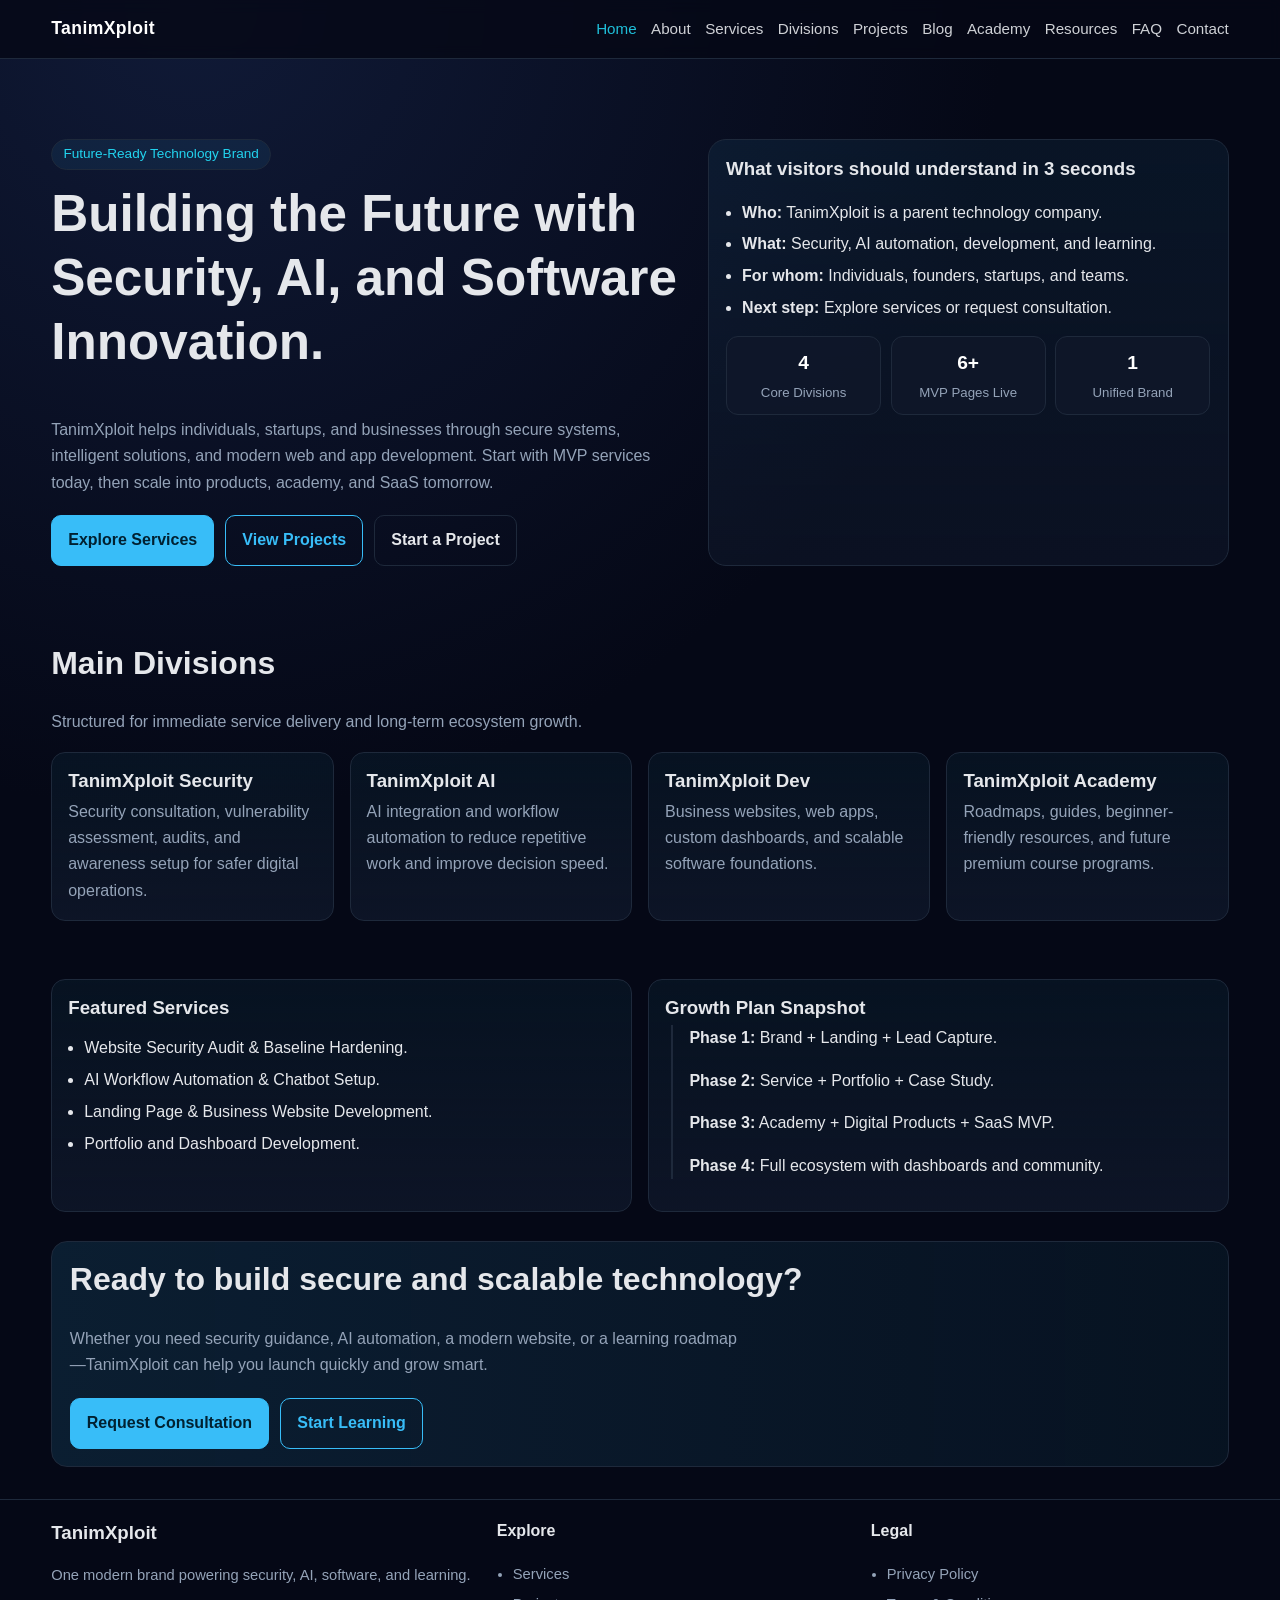
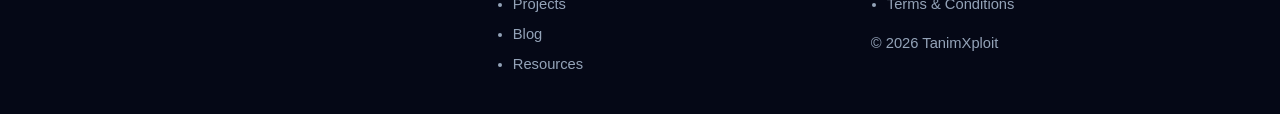
<file: index.html>
<!doctype html>
<html lang="en">
<head>
  <meta charset="UTF-8" />
  <meta name="viewport" content="width=device-width, initial-scale=1.0" />
  <title>TanimXploit | Cyber Security, AI, Development & Academy</title>
  <meta name="description" content="TanimXploit is a modern technology company for cyber security, AI automation, web/app development, and practical learning resources." />
  <link rel="stylesheet" href="styles.css" />
</head>
<body>
<header class="topbar">
  <div class="container nav">
    <a class="brand" href="index.html">TanimXploit</a>
    <button class="menu-btn" type="button">Menu</button>
    <nav class="nav-links">
      <a class="active" href="index.html">Home</a>
      <a href="about.html">About</a>
      <a href="services.html">Services</a>
      <a href="divisions.html">Divisions</a>
      <a href="projects.html">Projects</a>
      <a href="blog.html">Blog</a>
      <a href="academy.html">Academy</a>
      <a href="resources.html">Resources</a>
      <a href="faq.html">FAQ</a>
      <a href="contact.html">Contact</a>
    </nav>
  </div>
</header>

<main class="container">
  <section class="hero">
    <div class="hero-grid">
      <div>
        <span class="kicker">Future-Ready Technology Brand</span>
        <h1>Building the Future with Security, AI, and Software Innovation.</h1>
        <p class="lead">TanimXploit helps individuals, startups, and businesses through secure systems, intelligent solutions, and modern web and app development. Start with MVP services today, then scale into products, academy, and SaaS tomorrow.</p>
        <div class="cta-row">
          <a class="btn" href="services.html">Explore Services</a>
          <a class="btn outline" href="projects.html">View Projects</a>
          <a class="btn ghost" href="contact.html">Start a Project</a>
        </div>
      </div>
      <aside class="panel">
        <h3>What visitors should understand in 3 seconds</h3>
        <ul class="list">
          <li><strong>Who:</strong> TanimXploit is a parent technology company.</li>
          <li><strong>What:</strong> Security, AI automation, development, and learning.</li>
          <li><strong>For whom:</strong> Individuals, founders, startups, and teams.</li>
          <li><strong>Next step:</strong> Explore services or request consultation.</li>
        </ul>
        <div class="metrics">
          <div class="metric"><b>4</b><span>Core Divisions</span></div>
          <div class="metric"><b>6+</b><span>MVP Pages Live</span></div>
          <div class="metric"><b>1</b><span>Unified Brand</span></div>
        </div>
      </aside>
    </div>
  </section>

  <section class="section">
    <h2>Main Divisions</h2>
    <p class="lead">Structured for immediate service delivery and long-term ecosystem growth.</p>
    <div class="grid">
      <article class="card"><h3>TanimXploit Security</h3><p>Security consultation, vulnerability assessment, audits, and awareness setup for safer digital operations.</p></article>
      <article class="card"><h3>TanimXploit AI</h3><p>AI integration and workflow automation to reduce repetitive work and improve decision speed.</p></article>
      <article class="card"><h3>TanimXploit Dev</h3><p>Business websites, web apps, custom dashboards, and scalable software foundations.</p></article>
      <article class="card"><h3>TanimXploit Academy</h3><p>Roadmaps, guides, beginner-friendly resources, and future premium course programs.</p></article>
    </div>
  </section>

  <section class="section split">
    <article class="card">
      <h3>Featured Services</h3>
      <ul class="list">
        <li>Website Security Audit & Baseline Hardening.</li>
        <li>AI Workflow Automation & Chatbot Setup.</li>
        <li>Landing Page & Business Website Development.</li>
        <li>Portfolio and Dashboard Development.</li>
      </ul>
    </article>
    <article class="card">
      <h3>Growth Plan Snapshot</h3>
      <div class="timeline">
        <div class="step"><strong>Phase 1:</strong> Brand + Landing + Lead Capture.</div>
        <div class="step"><strong>Phase 2:</strong> Service + Portfolio + Case Study.</div>
        <div class="step"><strong>Phase 3:</strong> Academy + Digital Products + SaaS MVP.</div>
        <div class="step"><strong>Phase 4:</strong> Full ecosystem with dashboards and community.</div>
      </div>
    </article>
  </section>

  <section class="section banner">
    <h2>Ready to build secure and scalable technology?</h2>
    <p class="lead">Whether you need security guidance, AI automation, a modern website, or a learning roadmap—TanimXploit can help you launch quickly and grow smart.</p>
    <div class="cta-row">
      <a class="btn" href="contact.html">Request Consultation</a>
      <a class="btn outline" href="academy.html">Start Learning</a>
    </div>
  </section>
</main>

<footer>
  <div class="container footer-grid">
    <div>
      <h3>TanimXploit</h3>
      <p>One modern brand powering security, AI, software, and learning.</p>
    </div>
    <div>
      <h4>Explore</h4>
      <ul class="list">
        <li><a href="services.html">Services</a></li>
        <li><a href="projects.html">Projects</a></li>
        <li><a href="blog.html">Blog</a></li>
        <li><a href="resources.html">Resources</a></li>
      </ul>
    </div>
    <div>
      <h4>Legal</h4>
      <ul class="list">
        <li><a href="privacy.html">Privacy Policy</a></li>
        <li><a href="terms.html">Terms & Conditions</a></li>
      </ul>
      <p>© <span id="year"></span> TanimXploit</p>
    </div>
  </div>
</footer>
<script src="script.js"></script>
</body>
</html>
</file>
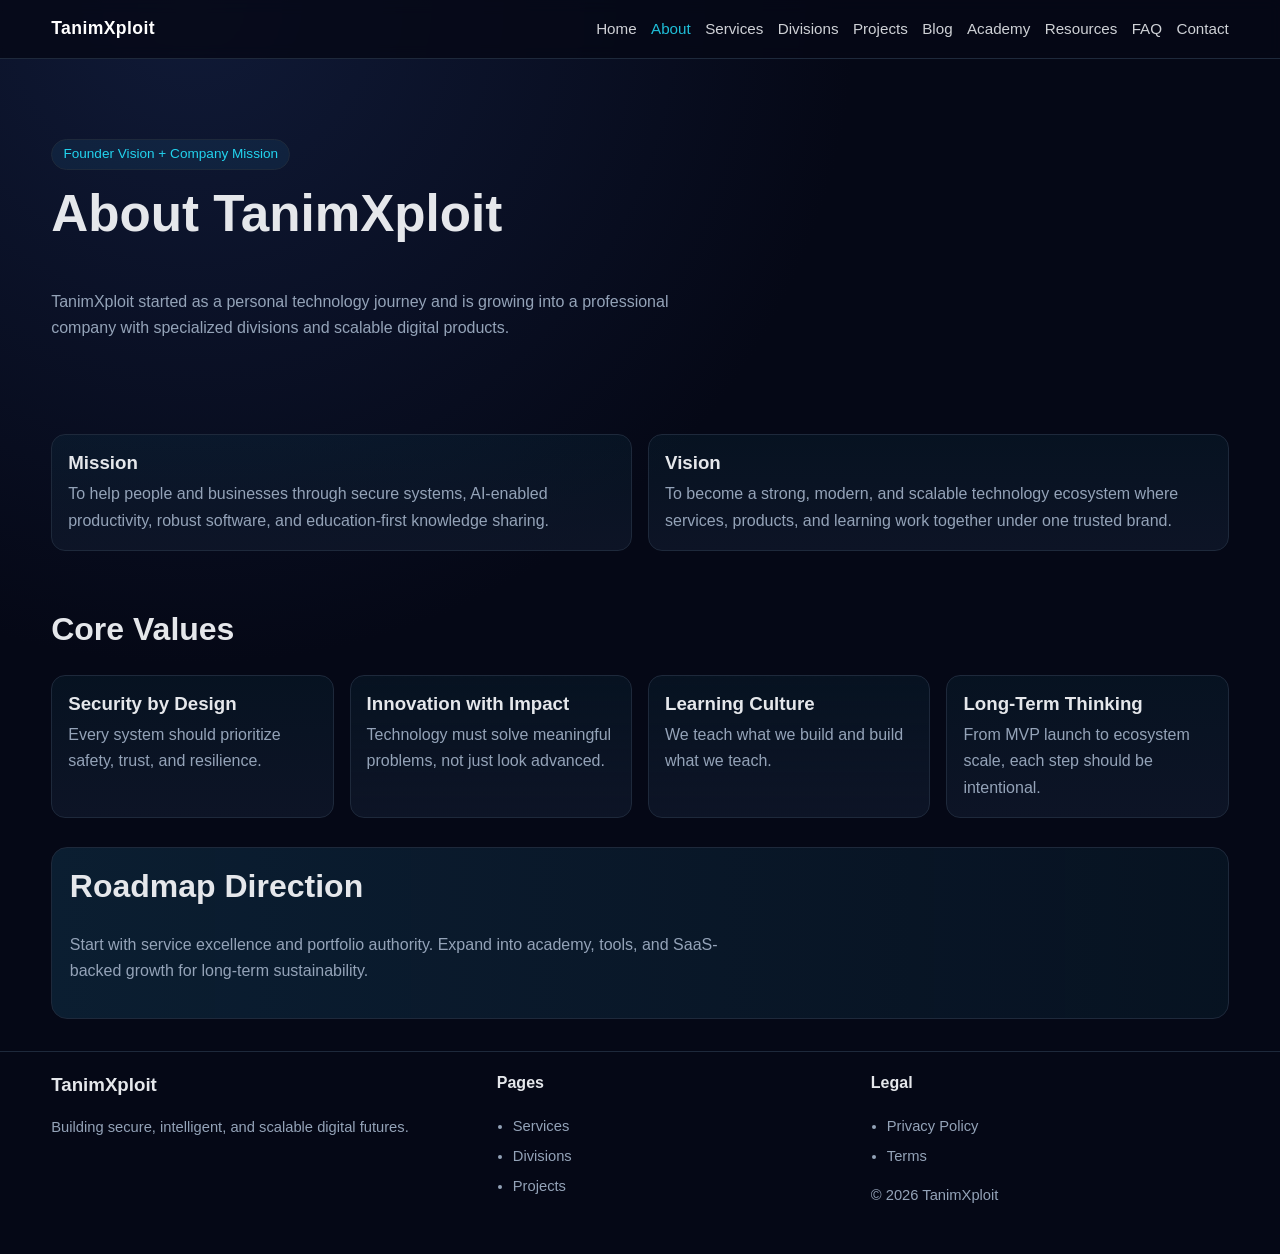
<file: about.html>
<!doctype html>
<html lang="en">
<head><meta charset="UTF-8" /><meta name="viewport" content="width=device-width, initial-scale=1.0" /><title>About | TanimXploit</title><link rel="stylesheet" href="styles.css" /></head>
<body>
<header class="topbar"><div class="container nav"><a class="brand" href="index.html">TanimXploit</a><button class="menu-btn" type="button">Menu</button><nav class="nav-links"><a href="index.html">Home</a><a class="active" href="about.html">About</a><a href="services.html">Services</a><a href="divisions.html">Divisions</a><a href="projects.html">Projects</a><a href="blog.html">Blog</a><a href="academy.html">Academy</a><a href="resources.html">Resources</a><a href="faq.html">FAQ</a><a href="contact.html">Contact</a></nav></div></header>
<main class="container">
  <section class="hero"><span class="kicker">Founder Vision + Company Mission</span><h1>About TanimXploit</h1><p class="lead">TanimXploit started as a personal technology journey and is growing into a professional company with specialized divisions and scalable digital products.</p></section>
  <section class="section split"><article class="card"><h3>Mission</h3><p>To help people and businesses through secure systems, AI-enabled productivity, robust software, and education-first knowledge sharing.</p></article><article class="card"><h3>Vision</h3><p>To become a strong, modern, and scalable technology ecosystem where services, products, and learning work together under one trusted brand.</p></article></section>
  <section class="section"><h2>Core Values</h2><div class="grid"><article class="card"><h3>Security by Design</h3><p>Every system should prioritize safety, trust, and resilience.</p></article><article class="card"><h3>Innovation with Impact</h3><p>Technology must solve meaningful problems, not just look advanced.</p></article><article class="card"><h3>Learning Culture</h3><p>We teach what we build and build what we teach.</p></article><article class="card"><h3>Long-Term Thinking</h3><p>From MVP launch to ecosystem scale, each step should be intentional.</p></article></div></section>
  <section class="section banner"><h2>Roadmap Direction</h2><p class="lead">Start with service excellence and portfolio authority. Expand into academy, tools, and SaaS-backed growth for long-term sustainability.</p></section>
</main>
<footer><div class="container footer-grid"><div><h3>TanimXploit</h3><p>Building secure, intelligent, and scalable digital futures.</p></div><div><h4>Pages</h4><ul class="list"><li><a href="services.html">Services</a></li><li><a href="divisions.html">Divisions</a></li><li><a href="projects.html">Projects</a></li></ul></div><div><h4>Legal</h4><ul class="list"><li><a href="privacy.html">Privacy Policy</a></li><li><a href="terms.html">Terms</a></li></ul><p>© <span id="year"></span> TanimXploit</p></div></div></footer>
<script src="script.js"></script></body></html>
</file>
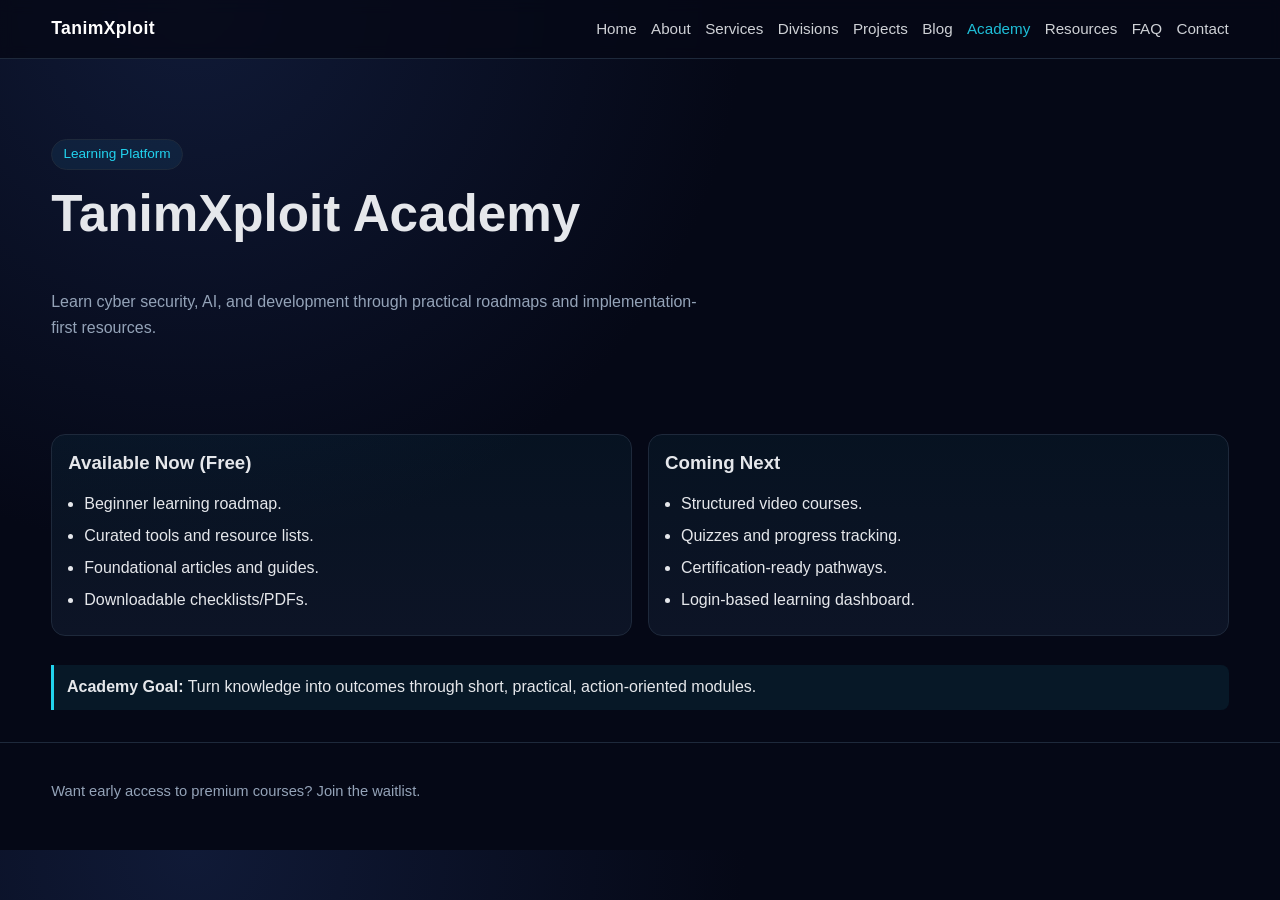
<file: academy.html>
<!doctype html>
<html lang="en"><head><meta charset="UTF-8" /><meta name="viewport" content="width=device-width, initial-scale=1.0" /><title>Academy | TanimXploit</title><link rel="stylesheet" href="styles.css" /></head><body>
<header class="topbar"><div class="container nav"><a class="brand" href="index.html">TanimXploit</a><button class="menu-btn" type="button">Menu</button><nav class="nav-links"><a href="index.html">Home</a><a href="about.html">About</a><a href="services.html">Services</a><a href="divisions.html">Divisions</a><a href="projects.html">Projects</a><a href="blog.html">Blog</a><a class="active" href="academy.html">Academy</a><a href="resources.html">Resources</a><a href="faq.html">FAQ</a><a href="contact.html">Contact</a></nav></div></header>
<main class="container"><section class="hero"><span class="kicker">Learning Platform</span><h1>TanimXploit Academy</h1><p class="lead">Learn cyber security, AI, and development through practical roadmaps and implementation-first resources.</p></section><section class="section split"><article class="card"><h3>Available Now (Free)</h3><ul class="list"><li>Beginner learning roadmap.</li><li>Curated tools and resource lists.</li><li>Foundational articles and guides.</li><li>Downloadable checklists/PDFs.</li></ul></article><article class="card"><h3>Coming Next</h3><ul class="list"><li>Structured video courses.</li><li>Quizzes and progress tracking.</li><li>Certification-ready pathways.</li><li>Login-based learning dashboard.</li></ul></article></section><section class="section note"><strong>Academy Goal:</strong> Turn knowledge into outcomes through short, practical, action-oriented modules.</section></main>
<footer><div class="container"><p>Want early access to premium courses? <a href="contact.html">Join the waitlist.</a></p></div></footer>
<script src="script.js"></script></body></html>
</file>
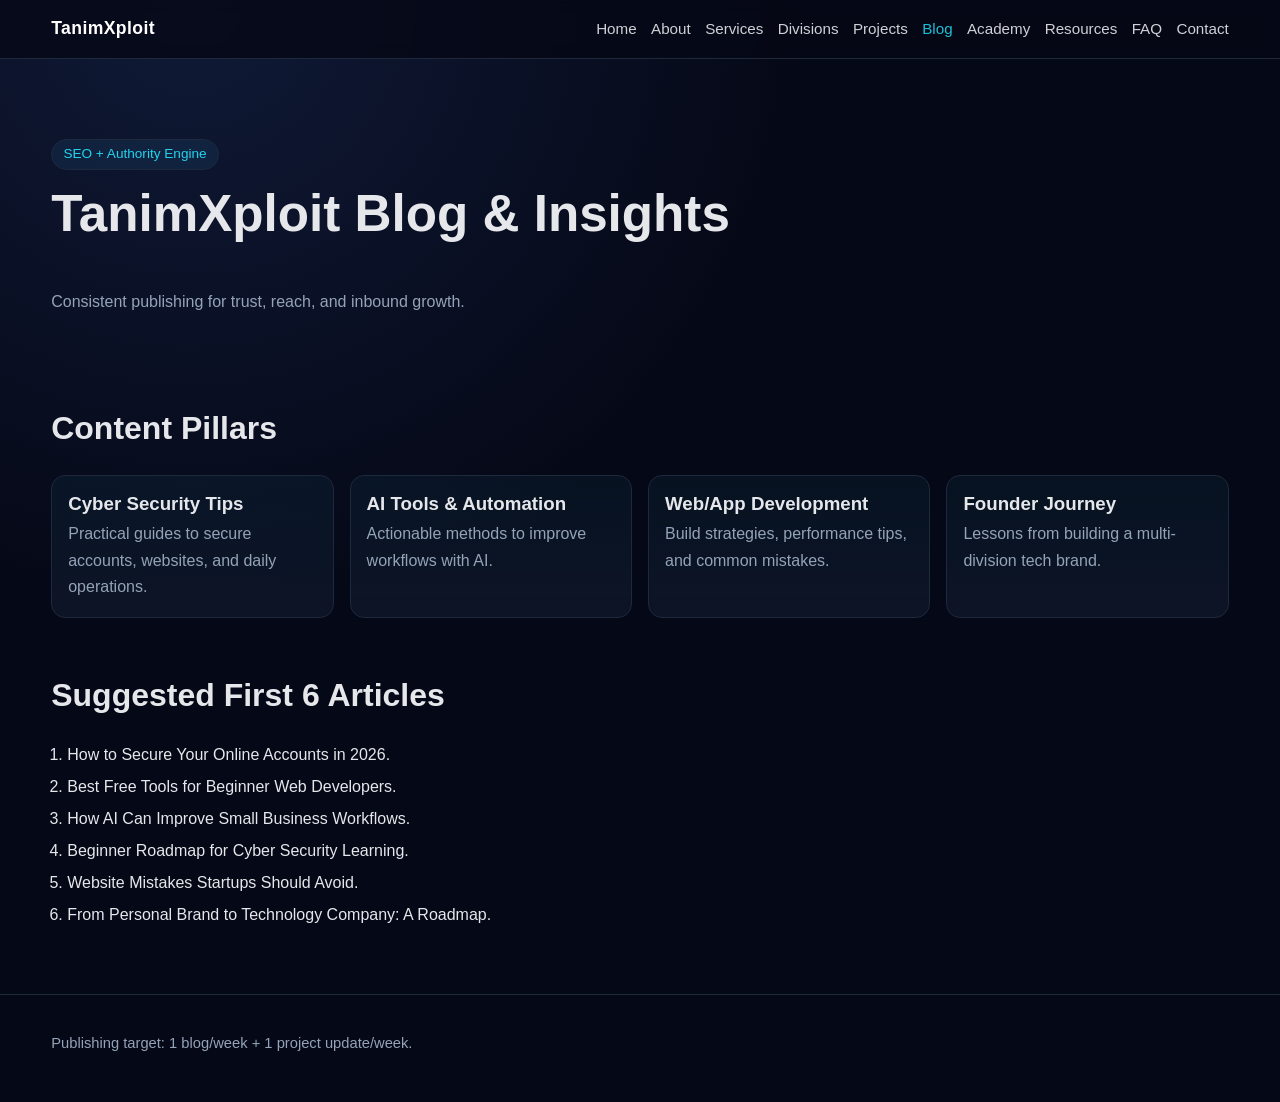
<file: blog.html>
<!doctype html>
<html lang="en"><head><meta charset="UTF-8" /><meta name="viewport" content="width=device-width, initial-scale=1.0" /><title>Blog | TanimXploit Insights</title><link rel="stylesheet" href="styles.css" /></head><body>
<header class="topbar"><div class="container nav"><a class="brand" href="index.html">TanimXploit</a><button class="menu-btn" type="button">Menu</button><nav class="nav-links"><a href="index.html">Home</a><a href="about.html">About</a><a href="services.html">Services</a><a href="divisions.html">Divisions</a><a href="projects.html">Projects</a><a class="active" href="blog.html">Blog</a><a href="academy.html">Academy</a><a href="resources.html">Resources</a><a href="faq.html">FAQ</a><a href="contact.html">Contact</a></nav></div></header>
<main class="container"><section class="hero"><span class="kicker">SEO + Authority Engine</span><h1>TanimXploit Blog & Insights</h1><p class="lead">Consistent publishing for trust, reach, and inbound growth.</p></section><section class="section"><h2>Content Pillars</h2><div class="grid"><article class="card"><h3>Cyber Security Tips</h3><p>Practical guides to secure accounts, websites, and daily operations.</p></article><article class="card"><h3>AI Tools & Automation</h3><p>Actionable methods to improve workflows with AI.</p></article><article class="card"><h3>Web/App Development</h3><p>Build strategies, performance tips, and common mistakes.</p></article><article class="card"><h3>Founder Journey</h3><p>Lessons from building a multi-division tech brand.</p></article></div></section><section class="section"><h2>Suggested First 6 Articles</h2><ol class="list"><li>How to Secure Your Online Accounts in 2026.</li><li>Best Free Tools for Beginner Web Developers.</li><li>How AI Can Improve Small Business Workflows.</li><li>Beginner Roadmap for Cyber Security Learning.</li><li>Website Mistakes Startups Should Avoid.</li><li>From Personal Brand to Technology Company: A Roadmap.</li></ol></section></main>
<footer><div class="container"><p>Publishing target: 1 blog/week + 1 project update/week.</p></div></footer>
<script src="script.js"></script></body></html>
</file>
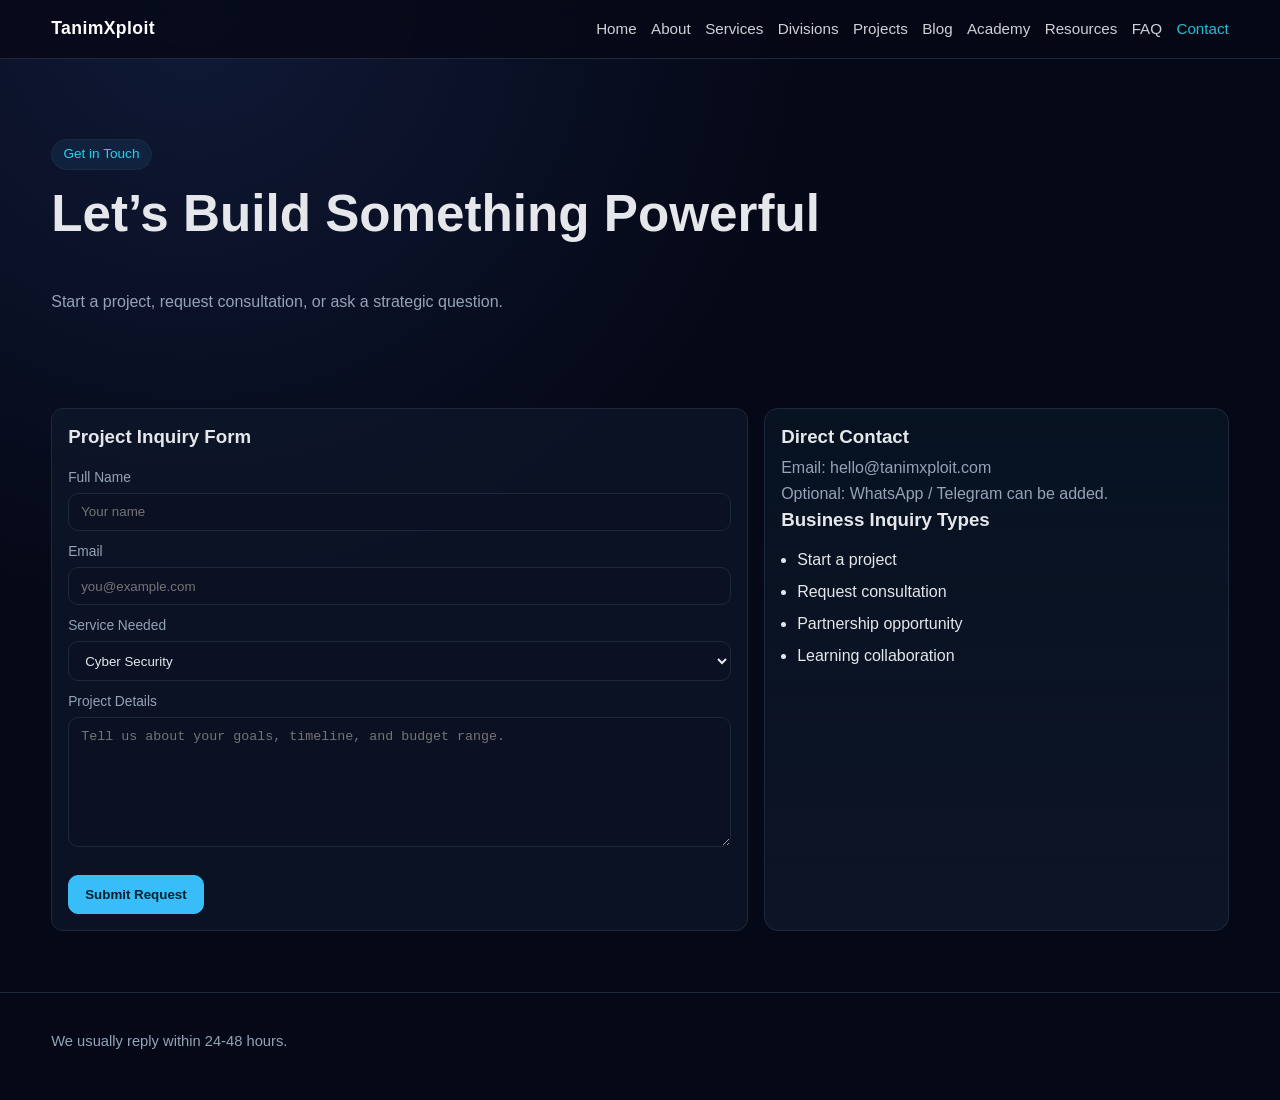
<file: contact.html>
<!doctype html>
<html lang="en"><head><meta charset="UTF-8" /><meta name="viewport" content="width=device-width, initial-scale=1.0" /><title>Contact | TanimXploit</title><link rel="stylesheet" href="styles.css" /></head><body>
<header class="topbar"><div class="container nav"><a class="brand" href="index.html">TanimXploit</a><button class="menu-btn" type="button">Menu</button><nav class="nav-links"><a href="index.html">Home</a><a href="about.html">About</a><a href="services.html">Services</a><a href="divisions.html">Divisions</a><a href="projects.html">Projects</a><a href="blog.html">Blog</a><a href="academy.html">Academy</a><a href="resources.html">Resources</a><a href="faq.html">FAQ</a><a class="active" href="contact.html">Contact</a></nav></div></header>
<main class="container"><section class="hero"><span class="kicker">Get in Touch</span><h1>Let’s Build Something Powerful</h1><p class="lead">Start a project, request consultation, or ask a strategic question.</p></section><section class="section form-wrap"><form><h3>Project Inquiry Form</h3><label for="name">Full Name</label><input id="name" name="name" type="text" placeholder="Your name" /><label for="email">Email</label><input id="email" name="email" type="email" placeholder="you@example.com" /><label for="service">Service Needed</label><select id="service" name="service"><option>Cyber Security</option><option>AI Automation</option><option>Web/App Development</option><option>Learning / Academy</option><option>General Consultation</option></select><label for="message">Project Details</label><textarea id="message" name="message" placeholder="Tell us about your goals, timeline, and budget range."></textarea><div class="cta-row"><button class="btn" type="submit">Submit Request</button></div></form><aside class="card"><h3>Direct Contact</h3><p>Email: hello@tanimxploit.com</p><p>Optional: WhatsApp / Telegram can be added.</p><h3>Business Inquiry Types</h3><ul class="list"><li>Start a project</li><li>Request consultation</li><li>Partnership opportunity</li><li>Learning collaboration</li></ul></aside></section></main>
<footer><div class="container"><p>We usually reply within 24-48 hours.</p></div></footer>
<script src="script.js"></script></body></html>
</file>
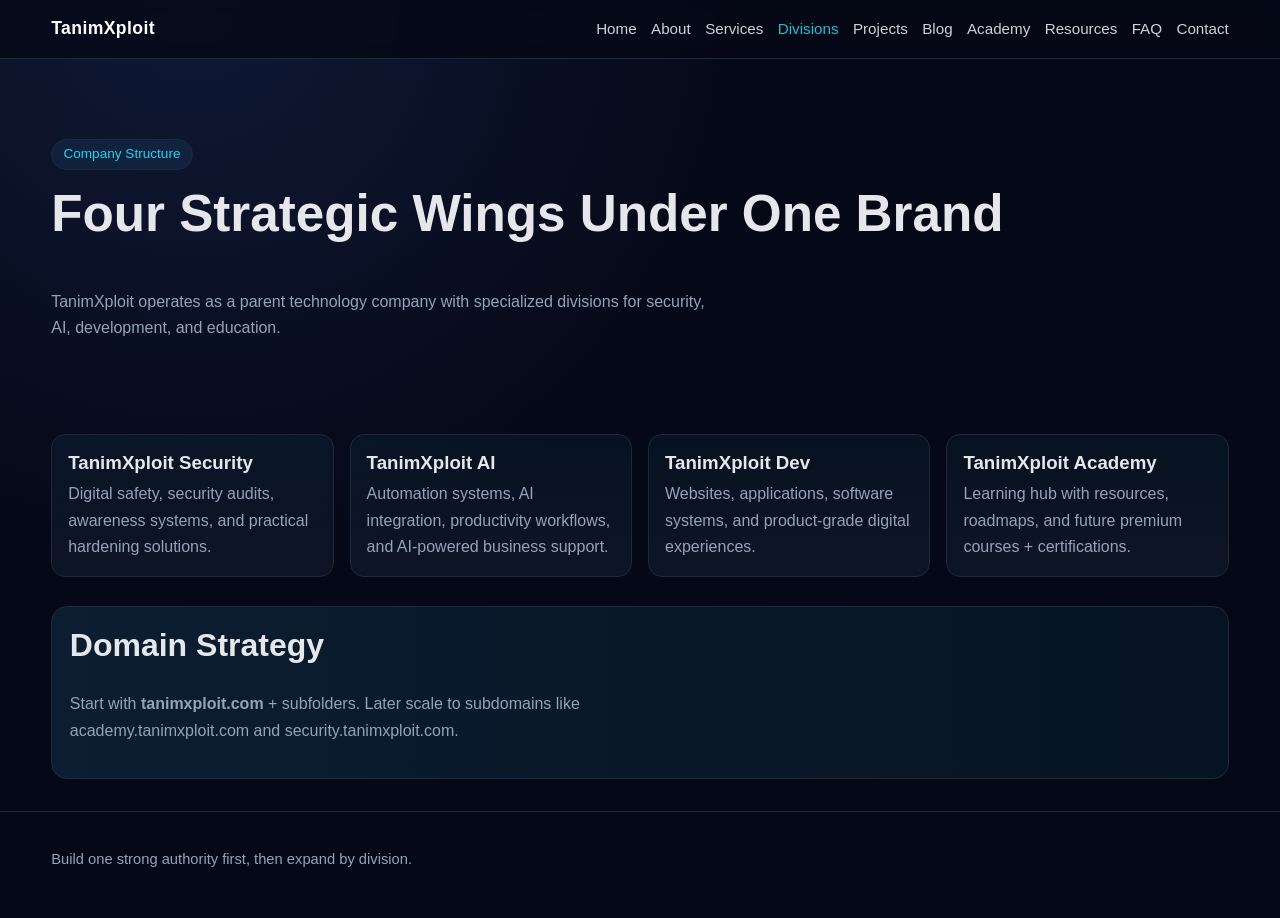
<file: divisions.html>
<!doctype html>
<html lang="en"><head><meta charset="UTF-8" /><meta name="viewport" content="width=device-width, initial-scale=1.0" /><title>Divisions | TanimXploit</title><link rel="stylesheet" href="styles.css" /></head><body>
<header class="topbar"><div class="container nav"><a class="brand" href="index.html">TanimXploit</a><button class="menu-btn" type="button">Menu</button><nav class="nav-links"><a href="index.html">Home</a><a href="about.html">About</a><a href="services.html">Services</a><a class="active" href="divisions.html">Divisions</a><a href="projects.html">Projects</a><a href="blog.html">Blog</a><a href="academy.html">Academy</a><a href="resources.html">Resources</a><a href="faq.html">FAQ</a><a href="contact.html">Contact</a></nav></div></header>
<main class="container"><section class="hero"><span class="kicker">Company Structure</span><h1>Four Strategic Wings Under One Brand</h1><p class="lead">TanimXploit operates as a parent technology company with specialized divisions for security, AI, development, and education.</p></section><section class="section grid"><article class="card"><h3>TanimXploit Security</h3><p>Digital safety, security audits, awareness systems, and practical hardening solutions.</p></article><article class="card"><h3>TanimXploit AI</h3><p>Automation systems, AI integration, productivity workflows, and AI-powered business support.</p></article><article class="card"><h3>TanimXploit Dev</h3><p>Websites, applications, software systems, and product-grade digital experiences.</p></article><article class="card"><h3>TanimXploit Academy</h3><p>Learning hub with resources, roadmaps, and future premium courses + certifications.</p></article></section><section class="section banner"><h2>Domain Strategy</h2><p class="lead">Start with <strong>tanimxploit.com</strong> + subfolders. Later scale to subdomains like academy.tanimxploit.com and security.tanimxploit.com.</p></section></main>
<footer><div class="container"><p>Build one strong authority first, then expand by division.</p></div></footer>
<script src="script.js"></script></body></html>
</file>
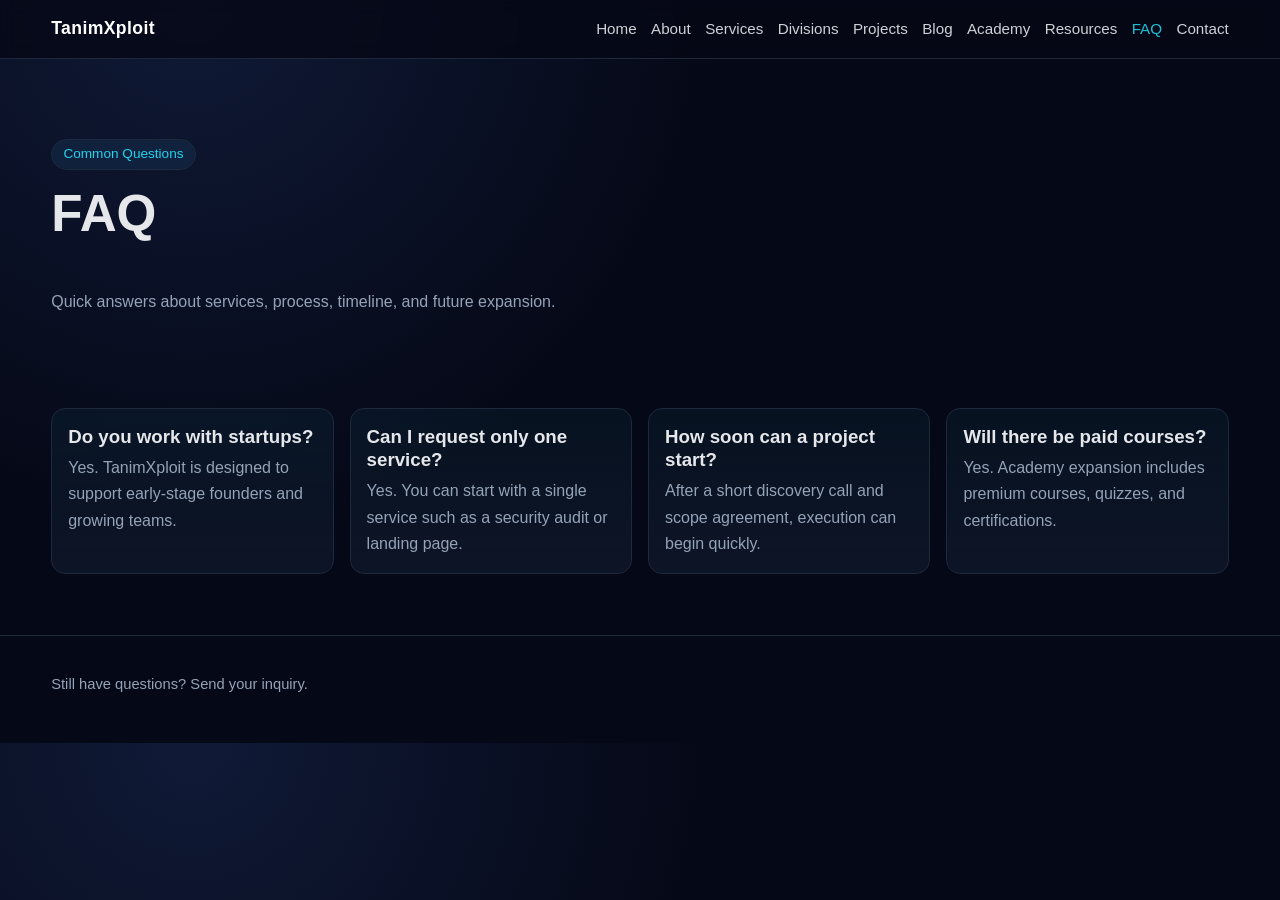
<file: faq.html>
<!doctype html>
<html lang="en"><head><meta charset="UTF-8" /><meta name="viewport" content="width=device-width, initial-scale=1.0" /><title>FAQ | TanimXploit</title><link rel="stylesheet" href="styles.css" /></head><body>
<header class="topbar"><div class="container nav"><a class="brand" href="index.html">TanimXploit</a><button class="menu-btn" type="button">Menu</button><nav class="nav-links"><a href="index.html">Home</a><a href="about.html">About</a><a href="services.html">Services</a><a href="divisions.html">Divisions</a><a href="projects.html">Projects</a><a href="blog.html">Blog</a><a href="academy.html">Academy</a><a href="resources.html">Resources</a><a class="active" href="faq.html">FAQ</a><a href="contact.html">Contact</a></nav></div></header>
<main class="container"><section class="hero"><span class="kicker">Common Questions</span><h1>FAQ</h1><p class="lead">Quick answers about services, process, timeline, and future expansion.</p></section><section class="section grid"><article class="card"><h3>Do you work with startups?</h3><p>Yes. TanimXploit is designed to support early-stage founders and growing teams.</p></article><article class="card"><h3>Can I request only one service?</h3><p>Yes. You can start with a single service such as a security audit or landing page.</p></article><article class="card"><h3>How soon can a project start?</h3><p>After a short discovery call and scope agreement, execution can begin quickly.</p></article><article class="card"><h3>Will there be paid courses?</h3><p>Yes. Academy expansion includes premium courses, quizzes, and certifications.</p></article></section></main>
<footer><div class="container"><p>Still have questions? <a href="contact.html">Send your inquiry.</a></p></div></footer>
<script src="script.js"></script></body></html>
</file>
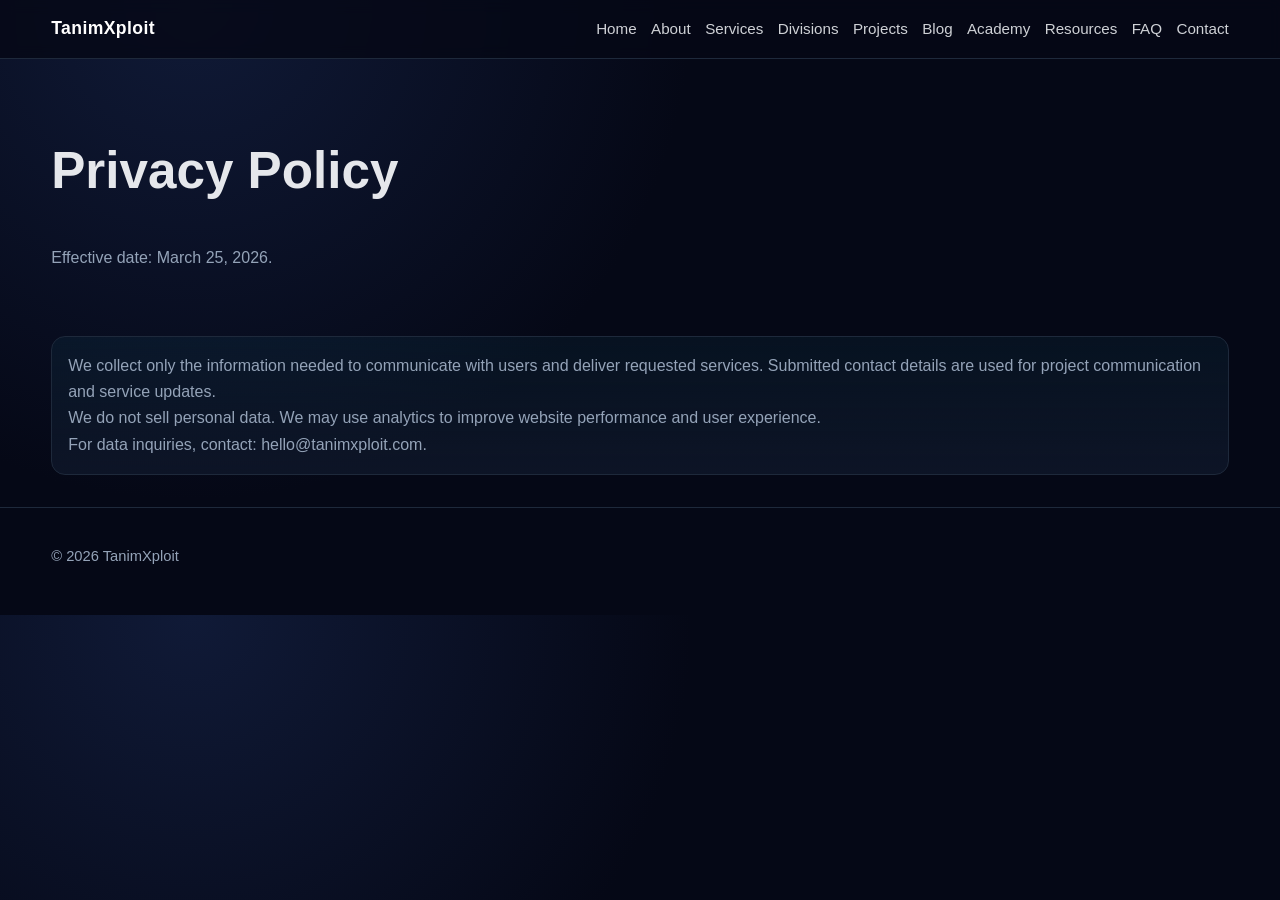
<file: privacy.html>
<!doctype html>
<html lang="en"><head><meta charset="UTF-8" /><meta name="viewport" content="width=device-width, initial-scale=1.0" /><title>Privacy Policy | TanimXploit</title><link rel="stylesheet" href="styles.css" /></head><body>
<header class="topbar"><div class="container nav"><a class="brand" href="index.html">TanimXploit</a><button class="menu-btn" type="button">Menu</button><nav class="nav-links"><a href="index.html">Home</a><a href="about.html">About</a><a href="services.html">Services</a><a href="divisions.html">Divisions</a><a href="projects.html">Projects</a><a href="blog.html">Blog</a><a href="academy.html">Academy</a><a href="resources.html">Resources</a><a href="faq.html">FAQ</a><a href="contact.html">Contact</a></nav></div></header>
<main class="container"><section class="hero"><h1>Privacy Policy</h1><p class="lead">Effective date: March 25, 2026.</p></section><section class="section card"><p>We collect only the information needed to communicate with users and deliver requested services. Submitted contact details are used for project communication and service updates.</p><p>We do not sell personal data. We may use analytics to improve website performance and user experience.</p><p>For data inquiries, contact: hello@tanimxploit.com.</p></section></main>
<footer><div class="container"><p>© <span id="year"></span> TanimXploit</p></div></footer>
<script src="script.js"></script></body></html>
</file>
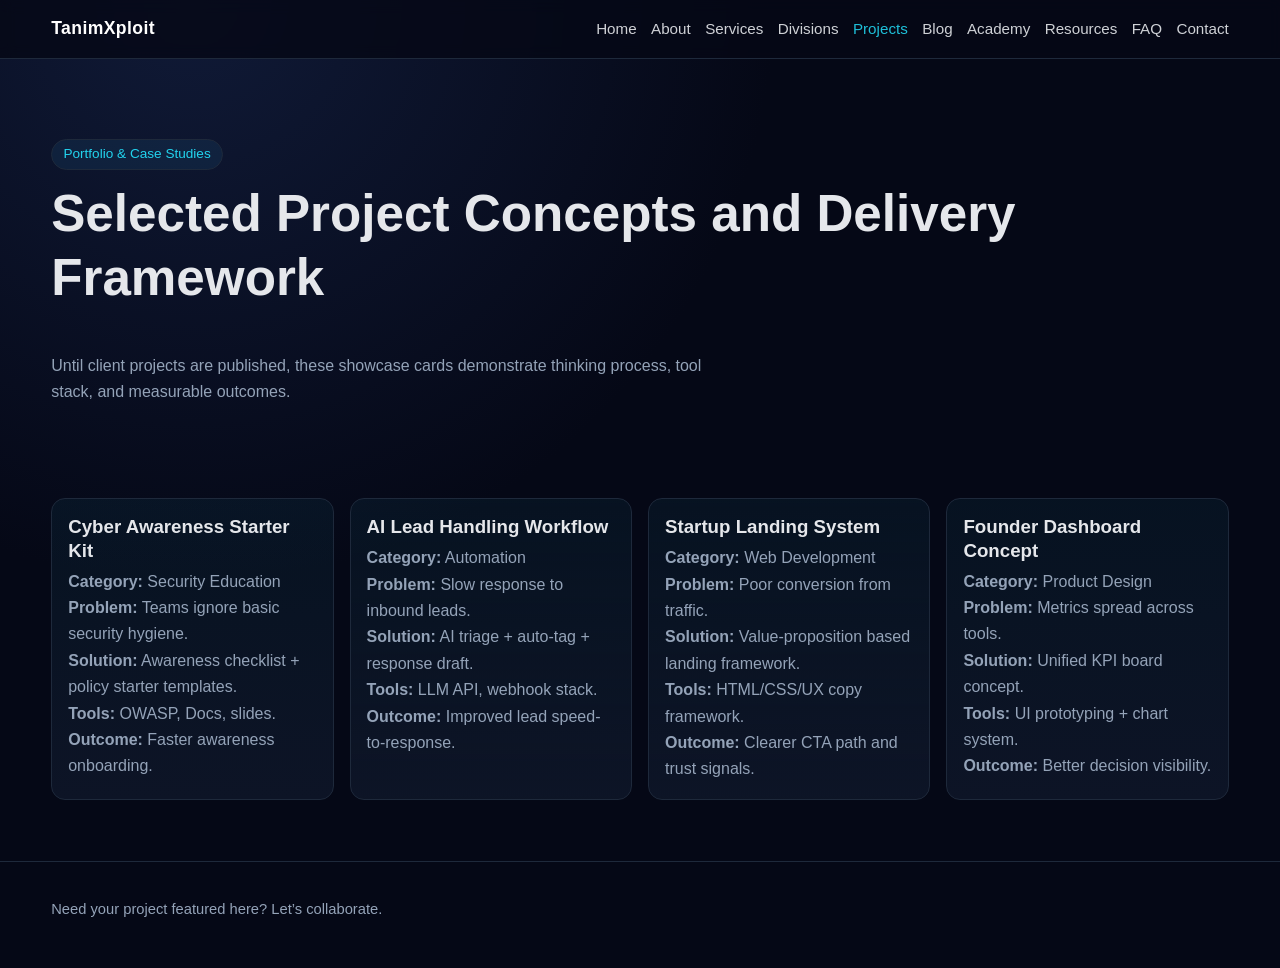
<file: projects.html>
<!doctype html>
<html lang="en"><head><meta charset="UTF-8" /><meta name="viewport" content="width=device-width, initial-scale=1.0" /><title>Projects | TanimXploit</title><link rel="stylesheet" href="styles.css" /></head><body>
<header class="topbar"><div class="container nav"><a class="brand" href="index.html">TanimXploit</a><button class="menu-btn" type="button">Menu</button><nav class="nav-links"><a href="index.html">Home</a><a href="about.html">About</a><a href="services.html">Services</a><a href="divisions.html">Divisions</a><a class="active" href="projects.html">Projects</a><a href="blog.html">Blog</a><a href="academy.html">Academy</a><a href="resources.html">Resources</a><a href="faq.html">FAQ</a><a href="contact.html">Contact</a></nav></div></header>
<main class="container"><section class="hero"><span class="kicker">Portfolio & Case Studies</span><h1>Selected Project Concepts and Delivery Framework</h1><p class="lead">Until client projects are published, these showcase cards demonstrate thinking process, tool stack, and measurable outcomes.</p></section><section class="section grid"><article class="card"><h3>Cyber Awareness Starter Kit</h3><p><strong>Category:</strong> Security Education<br><strong>Problem:</strong> Teams ignore basic security hygiene.<br><strong>Solution:</strong> Awareness checklist + policy starter templates.<br><strong>Tools:</strong> OWASP, Docs, slides.<br><strong>Outcome:</strong> Faster awareness onboarding.</p></article><article class="card"><h3>AI Lead Handling Workflow</h3><p><strong>Category:</strong> Automation<br><strong>Problem:</strong> Slow response to inbound leads.<br><strong>Solution:</strong> AI triage + auto-tag + response draft.<br><strong>Tools:</strong> LLM API, webhook stack.<br><strong>Outcome:</strong> Improved lead speed-to-response.</p></article><article class="card"><h3>Startup Landing System</h3><p><strong>Category:</strong> Web Development<br><strong>Problem:</strong> Poor conversion from traffic.<br><strong>Solution:</strong> Value-proposition based landing framework.<br><strong>Tools:</strong> HTML/CSS/UX copy framework.<br><strong>Outcome:</strong> Clearer CTA path and trust signals.</p></article><article class="card"><h3>Founder Dashboard Concept</h3><p><strong>Category:</strong> Product Design<br><strong>Problem:</strong> Metrics spread across tools.<br><strong>Solution:</strong> Unified KPI board concept.<br><strong>Tools:</strong> UI prototyping + chart system.<br><strong>Outcome:</strong> Better decision visibility.</p></article></section></main>
<footer><div class="container"><p>Need your project featured here? <a href="contact.html">Let’s collaborate.</a></p></div></footer>
<script src="script.js"></script></body></html>
</file>
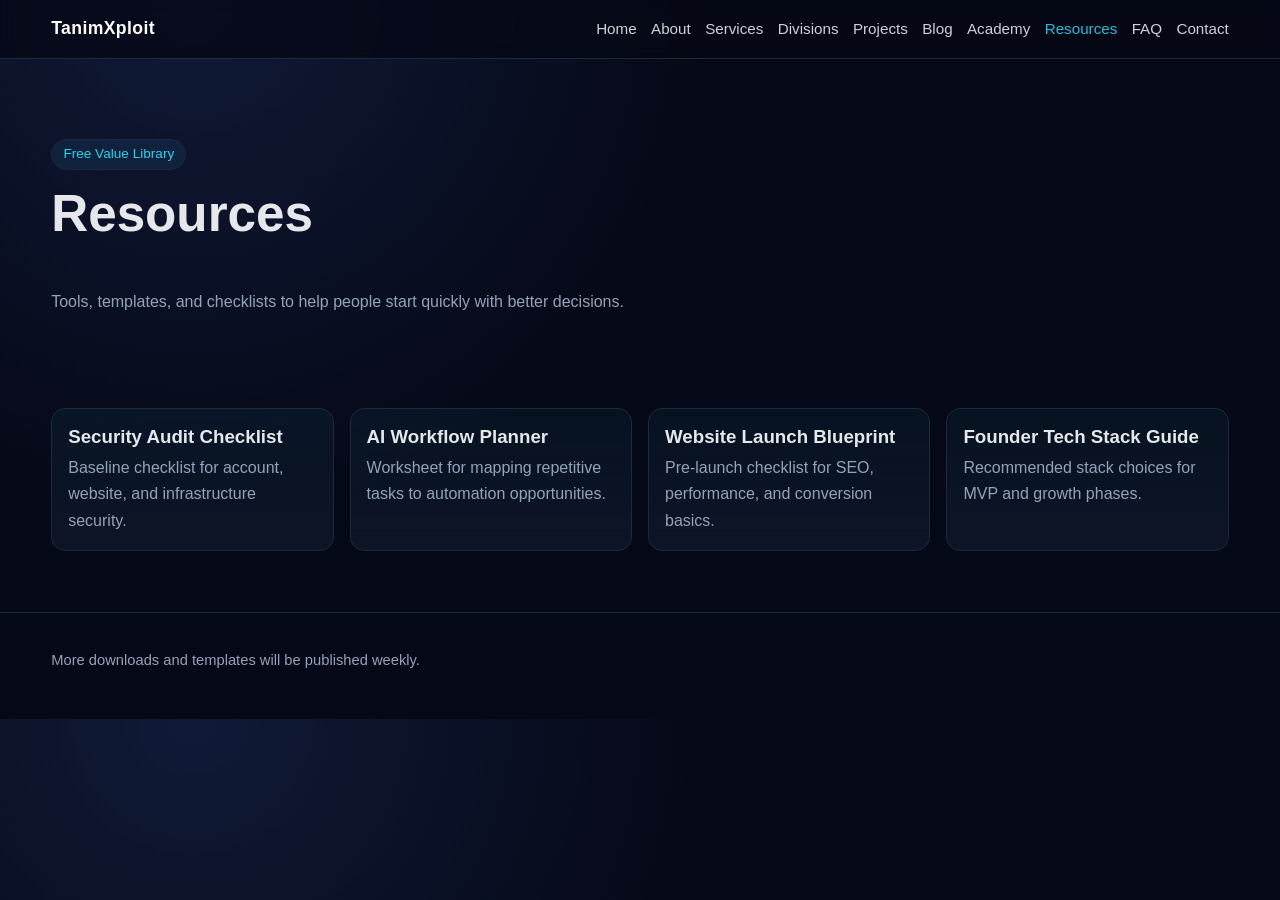
<file: resources.html>
<!doctype html>
<html lang="en"><head><meta charset="UTF-8" /><meta name="viewport" content="width=device-width, initial-scale=1.0" /><title>Resources | TanimXploit</title><link rel="stylesheet" href="styles.css" /></head><body>
<header class="topbar"><div class="container nav"><a class="brand" href="index.html">TanimXploit</a><button class="menu-btn" type="button">Menu</button><nav class="nav-links"><a href="index.html">Home</a><a href="about.html">About</a><a href="services.html">Services</a><a href="divisions.html">Divisions</a><a href="projects.html">Projects</a><a href="blog.html">Blog</a><a href="academy.html">Academy</a><a class="active" href="resources.html">Resources</a><a href="faq.html">FAQ</a><a href="contact.html">Contact</a></nav></div></header>
<main class="container"><section class="hero"><span class="kicker">Free Value Library</span><h1>Resources</h1><p class="lead">Tools, templates, and checklists to help people start quickly with better decisions.</p></section><section class="section grid"><article class="card"><h3>Security Audit Checklist</h3><p>Baseline checklist for account, website, and infrastructure security.</p></article><article class="card"><h3>AI Workflow Planner</h3><p>Worksheet for mapping repetitive tasks to automation opportunities.</p></article><article class="card"><h3>Website Launch Blueprint</h3><p>Pre-launch checklist for SEO, performance, and conversion basics.</p></article><article class="card"><h3>Founder Tech Stack Guide</h3><p>Recommended stack choices for MVP and growth phases.</p></article></section></main>
<footer><div class="container"><p>More downloads and templates will be published weekly.</p></div></footer>
<script src="script.js"></script></body></html>
</file>
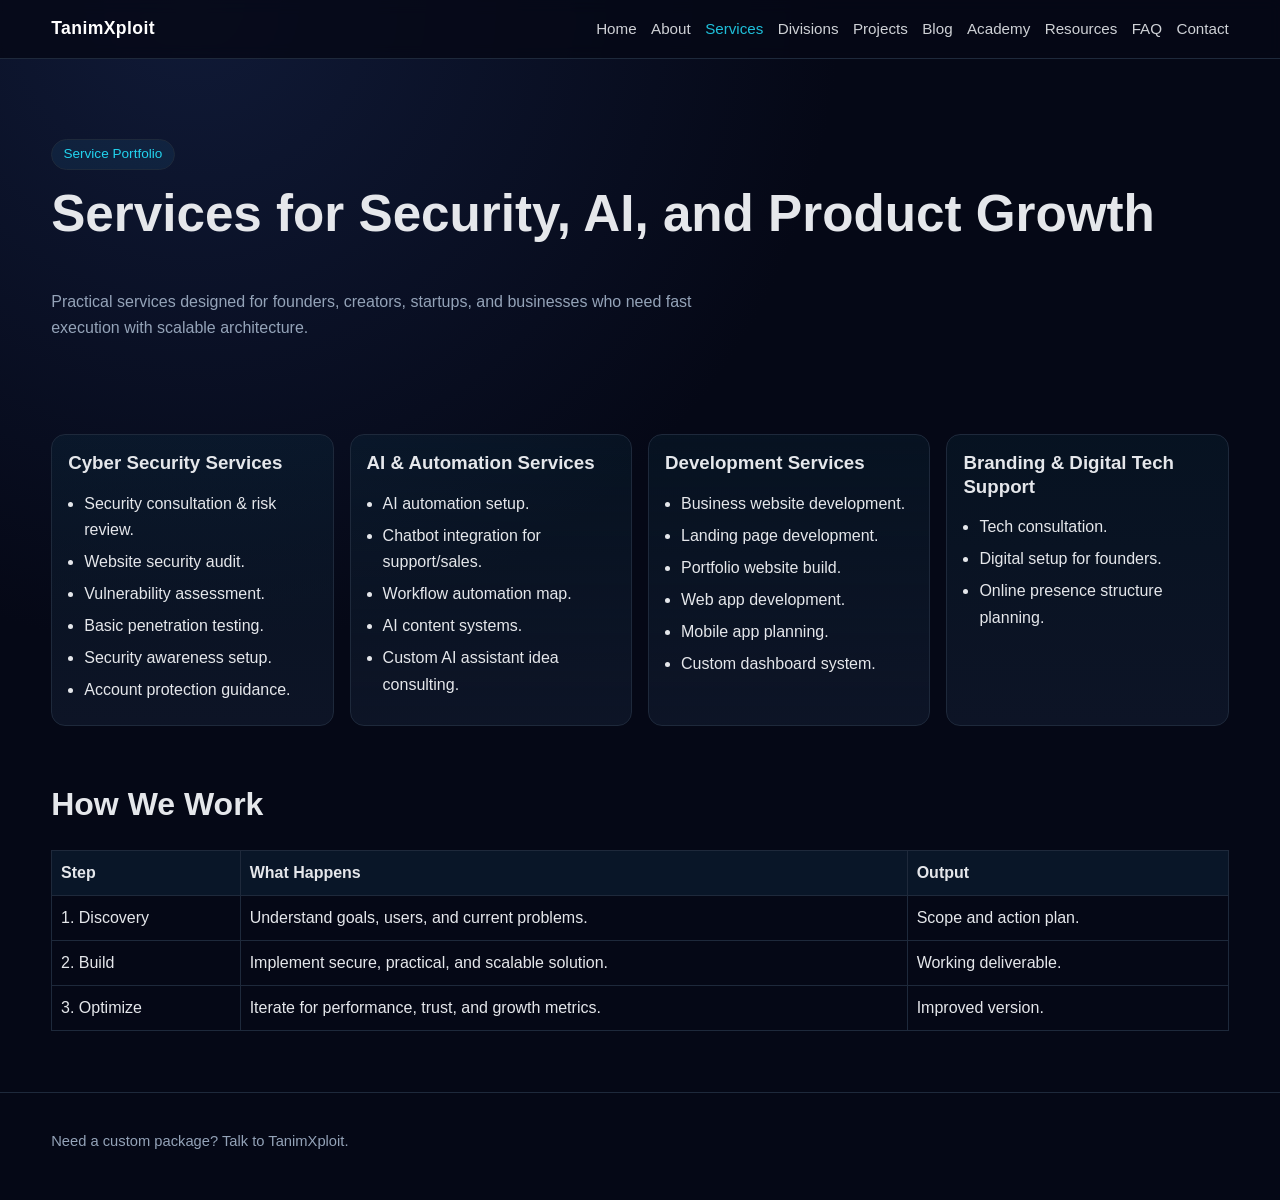
<file: services.html>
<!doctype html>
<html lang="en">
<head><meta charset="UTF-8" /><meta name="viewport" content="width=device-width, initial-scale=1.0" /><title>Services | TanimXploit</title><link rel="stylesheet" href="styles.css" /></head>
<body>
<header class="topbar"><div class="container nav"><a class="brand" href="index.html">TanimXploit</a><button class="menu-btn" type="button">Menu</button><nav class="nav-links"><a href="index.html">Home</a><a href="about.html">About</a><a class="active" href="services.html">Services</a><a href="divisions.html">Divisions</a><a href="projects.html">Projects</a><a href="blog.html">Blog</a><a href="academy.html">Academy</a><a href="resources.html">Resources</a><a href="faq.html">FAQ</a><a href="contact.html">Contact</a></nav></div></header>
<main class="container">
<section class="hero"><span class="kicker">Service Portfolio</span><h1>Services for Security, AI, and Product Growth</h1><p class="lead">Practical services designed for founders, creators, startups, and businesses who need fast execution with scalable architecture.</p></section>
<section class="section grid"><article class="card"><h3>Cyber Security Services</h3><ul class="list"><li>Security consultation & risk review.</li><li>Website security audit.</li><li>Vulnerability assessment.</li><li>Basic penetration testing.</li><li>Security awareness setup.</li><li>Account protection guidance.</li></ul></article><article class="card"><h3>AI & Automation Services</h3><ul class="list"><li>AI automation setup.</li><li>Chatbot integration for support/sales.</li><li>Workflow automation map.</li><li>AI content systems.</li><li>Custom AI assistant idea consulting.</li></ul></article><article class="card"><h3>Development Services</h3><ul class="list"><li>Business website development.</li><li>Landing page development.</li><li>Portfolio website build.</li><li>Web app development.</li><li>Mobile app planning.</li><li>Custom dashboard system.</li></ul></article><article class="card"><h3>Branding & Digital Tech Support</h3><ul class="list"><li>Tech consultation.</li><li>Digital setup for founders.</li><li>Online presence structure planning.</li></ul></article></section>
<section class="section"><h2>How We Work</h2><table class="table"><thead><tr><th>Step</th><th>What Happens</th><th>Output</th></tr></thead><tbody><tr><td>1. Discovery</td><td>Understand goals, users, and current problems.</td><td>Scope and action plan.</td></tr><tr><td>2. Build</td><td>Implement secure, practical, and scalable solution.</td><td>Working deliverable.</td></tr><tr><td>3. Optimize</td><td>Iterate for performance, trust, and growth metrics.</td><td>Improved version.</td></tr></tbody></table></section>
</main>
<footer><div class="container"><p>Need a custom package? <a href="contact.html">Talk to TanimXploit.</a></p></div></footer>
<script src="script.js"></script></body></html>
</file>
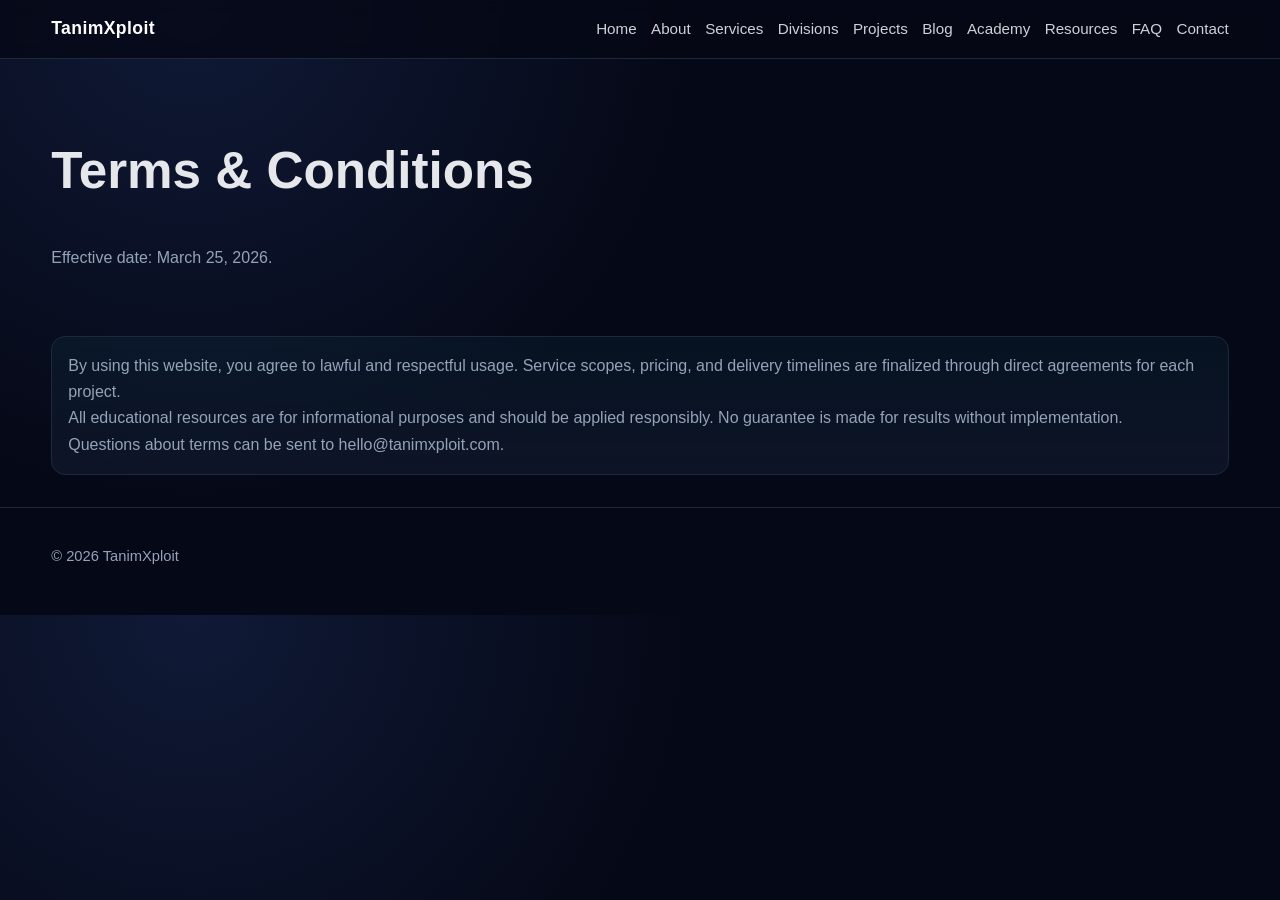
<file: terms.html>
<!doctype html>
<html lang="en"><head><meta charset="UTF-8" /><meta name="viewport" content="width=device-width, initial-scale=1.0" /><title>Terms | TanimXploit</title><link rel="stylesheet" href="styles.css" /></head><body>
<header class="topbar"><div class="container nav"><a class="brand" href="index.html">TanimXploit</a><button class="menu-btn" type="button">Menu</button><nav class="nav-links"><a href="index.html">Home</a><a href="about.html">About</a><a href="services.html">Services</a><a href="divisions.html">Divisions</a><a href="projects.html">Projects</a><a href="blog.html">Blog</a><a href="academy.html">Academy</a><a href="resources.html">Resources</a><a href="faq.html">FAQ</a><a href="contact.html">Contact</a></nav></div></header>
<main class="container"><section class="hero"><h1>Terms & Conditions</h1><p class="lead">Effective date: March 25, 2026.</p></section><section class="section card"><p>By using this website, you agree to lawful and respectful usage. Service scopes, pricing, and delivery timelines are finalized through direct agreements for each project.</p><p>All educational resources are for informational purposes and should be applied responsibly. No guarantee is made for results without implementation.</p><p>Questions about terms can be sent to hello@tanimxploit.com.</p></section></main>
<footer><div class="container"><p>© <span id="year"></span> TanimXploit</p></div></footer>
<script src="script.js"></script></body></html>
</file>
<file: styles.css>
:root {
  --bg: #050816;
  --bg-soft: #0b1022;
  --card: #0f172a;
  --card-2: #111c36;
  --text: #e5e7eb;
  --muted: #94a3b8;
  --line: #1e293b;
  --primary: #38bdf8;
  --secondary: #22d3ee;
  --success: #34d399;
  --warning: #f59e0b;
}

* { box-sizing: border-box; }
html { scroll-behavior: smooth; }
body {
  margin: 0;
  font-family: Inter, "Segoe UI", Roboto, Arial, sans-serif;
  color: var(--text);
  background: radial-gradient(circle at 15% 0%, #101a37 0%, var(--bg) 40%);
  line-height: 1.65;
}

h1, h2, h3, h4 { line-height: 1.25; margin-top: 0; }
h1 { font-size: clamp(2rem, 4vw, 3.5rem); }
h2 { font-size: clamp(1.35rem, 2.5vw, 2rem); }

a { color: var(--primary); text-decoration: none; }
a:hover { color: var(--secondary); }

.container {
  width: min(1180px, 92%);
  margin: 0 auto;
}

.topbar {
  border-bottom: 1px solid var(--line);
  background: rgba(5, 8, 22, 0.8);
  backdrop-filter: blur(7px);
  position: sticky;
  top: 0;
  z-index: 20;
}

.nav {
  display: flex;
  align-items: center;
  justify-content: space-between;
  padding: 0.9rem 0;
  gap: 1rem;
}

.brand {
  font-size: 1.1rem;
  font-weight: 800;
  letter-spacing: 0.4px;
  color: #fff;
}

.menu-btn {
  display: none;
  background: transparent;
  border: 1px solid var(--line);
  border-radius: 8px;
  color: var(--text);
  padding: 0.3rem 0.6rem;
}

.nav-links {
  display: flex;
  flex-wrap: wrap;
  gap: 0.9rem;
}

.nav-links a {
  color: var(--text);
  opacity: 0.9;
  font-size: 0.95rem;
}

.nav-links a:hover,
.nav-links a.active {
  color: var(--secondary);
}

.hero {
  padding: 5rem 0 3rem;
}

.hero-grid {
  display: grid;
  grid-template-columns: 1.1fr 0.9fr;
  gap: 1.2rem;
}

.kicker {
  display: inline-flex;
  align-items: center;
  gap: 0.4rem;
  border: 1px solid var(--line);
  background: rgba(56, 189, 248, 0.08);
  color: var(--secondary);
  padding: 0.2rem 0.7rem;
  border-radius: 999px;
  margin-bottom: 0.8rem;
  font-size: 0.85rem;
}

.lead {
  color: var(--muted);
  max-width: 75ch;
}

.panel {
  border: 1px solid var(--line);
  background: linear-gradient(180deg, rgba(56, 189, 248, 0.07), rgba(15, 23, 42, 0.6));
  border-radius: 18px;
  padding: 1.1rem;
}

.metrics {
  display: grid;
  grid-template-columns: repeat(3, 1fr);
  gap: 0.6rem;
  margin-top: 0.9rem;
}

.metric {
  border: 1px solid var(--line);
  border-radius: 12px;
  padding: 0.6rem;
  text-align: center;
  background: rgba(15, 23, 42, 0.8);
}

.metric b { font-size: 1.2rem; display: block; color: #fff; }
.metric span { color: var(--muted); font-size: 0.83rem; }

.cta-row {
  display: flex;
  gap: 0.7rem;
  flex-wrap: wrap;
  margin-top: 1.2rem;
}

.btn {
  border-radius: 10px;
  border: 1px solid var(--primary);
  background: var(--primary);
  color: #012131;
  padding: 0.7rem 1rem;
  font-weight: 700;
  display: inline-flex;
  align-items: center;
  justify-content: center;
}

.btn.outline {
  background: transparent;
  color: var(--primary);
}

.btn.ghost {
  border-color: var(--line);
  color: var(--text);
  background: transparent;
}

.section { padding: 1.8rem 0; }

.grid {
  display: grid;
  grid-template-columns: repeat(auto-fit, minmax(240px, 1fr));
  gap: 1rem;
}

.card {
  background: linear-gradient(180deg, rgba(34, 211, 238, 0.05), rgba(15, 23, 42, 0.8));
  border: 1px solid var(--line);
  border-radius: 14px;
  padding: 1rem;
}

.card h3 { margin-bottom: 0.4rem; }
.card p { margin: 0; color: var(--muted); }

.list { padding-left: 1rem; margin-bottom: 0; }
.list li { margin-bottom: 0.35rem; }

.split {
  display: grid;
  grid-template-columns: 1fr 1fr;
  gap: 1rem;
}

.banner {
  border: 1px solid var(--line);
  border-radius: 16px;
  padding: 1.1rem;
  background: linear-gradient(90deg, rgba(56, 189, 248, 0.12), rgba(34, 211, 238, 0.05));
}

.timeline {
  border-left: 2px solid var(--line);
  margin-left: 0.4rem;
  padding-left: 1rem;
}

.timeline .step {
  margin-bottom: 1rem;
}

.form-wrap {
  display: grid;
  grid-template-columns: 1.2fr 0.8fr;
  gap: 1rem;
}

form {
  border: 1px solid var(--line);
  border-radius: 12px;
  padding: 1rem;
  background: rgba(15, 23, 42, 0.72);
}

label {
  display: block;
  font-size: 0.86rem;
  color: var(--muted);
  margin: 0.65rem 0 0.2rem;
}

input, textarea, select {
  width: 100%;
  border: 1px solid var(--line);
  border-radius: 10px;
  padding: 0.65rem 0.75rem;
  background: var(--bg-soft);
  color: var(--text);
}

textarea { min-height: 130px; resize: vertical; }

footer {
  border-top: 1px solid var(--line);
  margin-top: 2rem;
  padding: 1.3rem 0 2rem;
}

.footer-grid {
  display: grid;
  grid-template-columns: 1.2fr 1fr 1fr;
  gap: 1rem;
}

footer p,
footer li,
footer a { color: var(--muted); font-size: 0.92rem; }

.note {
  border-left: 3px solid var(--secondary);
  padding: 0.6rem 0.8rem;
  background: rgba(34, 211, 238, 0.08);
  border-radius: 0 8px 8px 0;
}

.table {
  width: 100%;
  border-collapse: collapse;
}
.table th,
.table td {
  border: 1px solid var(--line);
  padding: 0.55rem;
  text-align: left;
}
.table th { background: rgba(56, 189, 248, 0.08); }

@media (max-width: 860px) {
  .hero-grid,
  .split,
  .form-wrap,
  .footer-grid {
    grid-template-columns: 1fr;
  }

  .menu-btn { display: inline-flex; }

  .nav-links {
    display: none;
    width: 100%;
    padding-top: 0.6rem;
    border-top: 1px solid var(--line);
  }

  .nav-links.open {
    display: flex;
  }

  .metrics { grid-template-columns: 1fr 1fr 1fr; }
}

@media (max-width: 560px) {
  .metrics { grid-template-columns: 1fr; }
}
</file>
